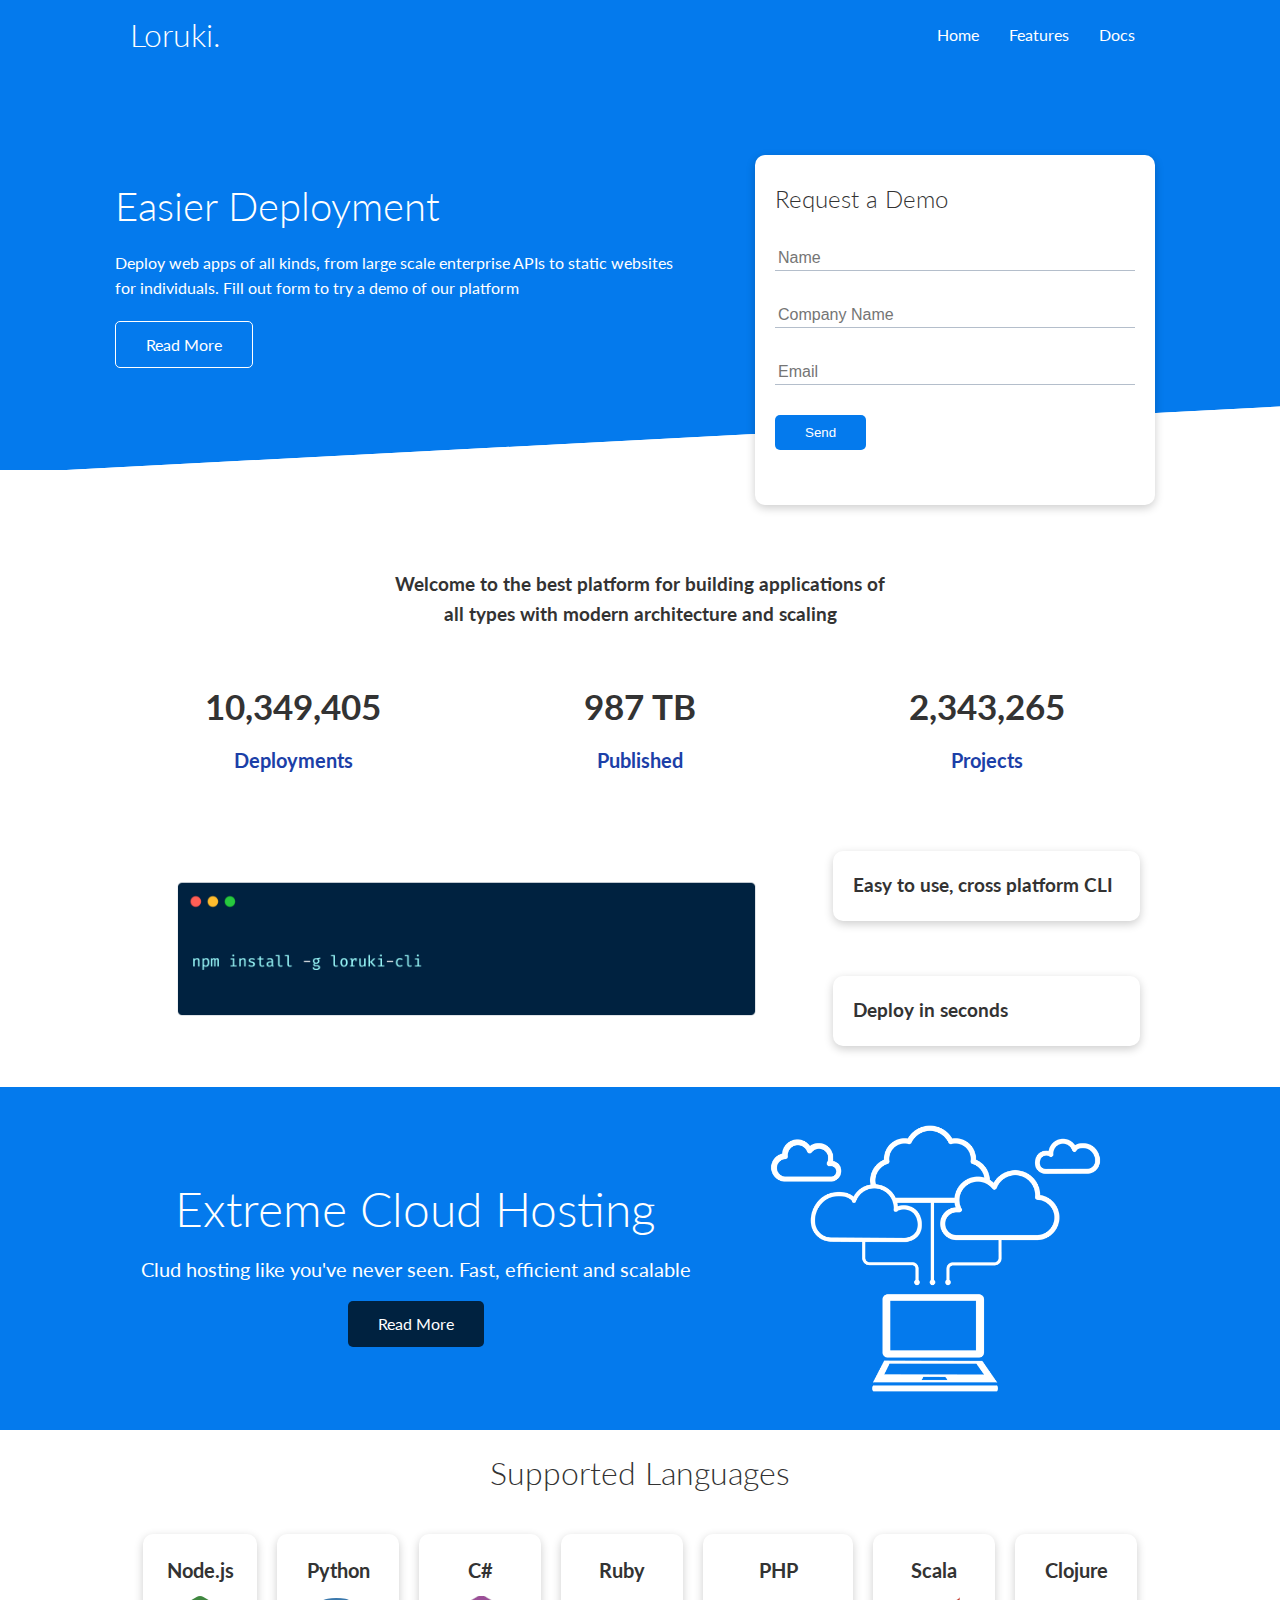
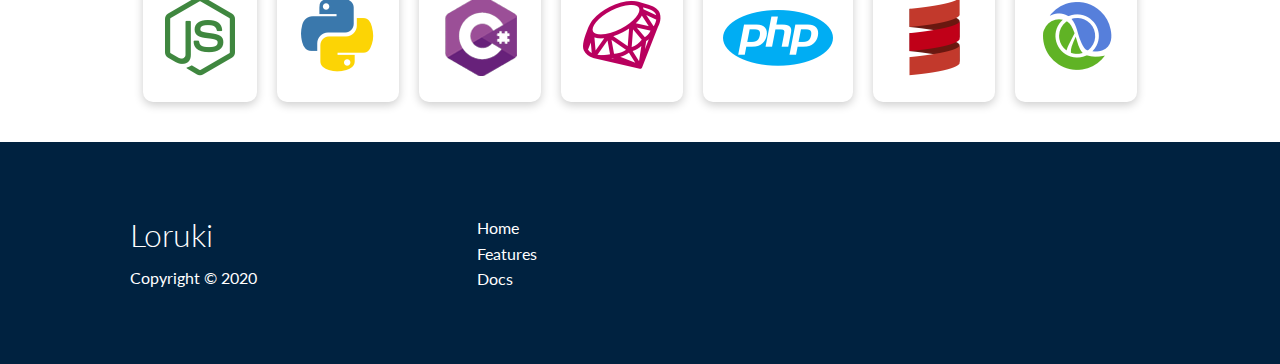
<file: index.html>
<!DOCTYPE html>
<html lang="en">
<head>
    <meta charset="UTF-8">
    <meta name="viewport" content="width=device-width, initial-scale=1.0">
    <title>Loruki | Cloud Hosting For Everyone</title>
    <link rel="stylesheet" href="css/style.css">
    <link rel="stylesheet" href="css/utilities.css">
    <!-- Font Awesome -->
    <link rel="stylesheet" href="https://cdnjs.cloudflare.com/ajax/libs/font-awesome/5.15.1/css/all.min.css" integrity="sha512-+4zCK9k+qNFUR5X+cKL9EIR+ZOhtIloNl9GIKS57V1MyNsYpYcUrUeQc9vNfzsWfV28IaLL3i96P9sdNyeRssA==" crossorigin="anonymous" />
</head>
<body>
    <!-- Navbar -->
    <div class="navbar">
        <div class="container flex">
            <h1 class="logo">Loruki.</h1>
            <nav>
                <ul>
                    <li><a href="index.html">Home</a></li>
                    <li><a href="features.html">Features</a></li>
                    <li><a href="docs.html">Docs</a></li>
                </ul>
            </nav>
        </div>
    </div>

    <!-- Showcase -->
    <section class="showcase">
        <div class="container grid">
            <div class="showcase-text">
                <h1>Easier Deployment</h1>
                <p>Deploy web apps of all kinds, from
                    large scale enterprise APIs to static
                    websites for individuals. Fill out
                    form to try a demo of our platform</p>
                    <a href="features.html" class="btn btn-outline">Read More</a>
            </div>

            <div class="showcase-form card">
                <h2>Request a Demo</h2>
                <form >
                    <div class="form-control">
                        <input type="text" name="name"
                        placeholder="Name" required>
                    </div>
                    <div class="form-control">
                        <input type="text" name="company" placeholder="Company Name" required>
                    </div>
                    <div class="form-control">
                        <input type="text" name="email" placeholder="Email" required>
                    </div>
                    <input type="submit" value="Send" class="btn btn-primary">
                </form>
            </div>
        </div>
    </section>

    <!-- Stats -->
    <section class="stats">
        <div class="container">
            <h3 class="stats-heading text-center my-1">
                Welcome to the best platform for building applications of all types with modern architecture and scaling
            </h3>

            <div class="grid grid-3 text-center my-4">
                <div>
                    <i class="fas fa-server fa-3x"></i>
                    <h3>10,349,405</h3>
                    <p class="text-secondary">Deployments</p>
                </div>
                <div>
                    <i class="fas fa-upload fa-3x"></i>
                    <h3>987 TB</h3>
                    <p class="text-secondary">Published</p>
                </div>
                <div>
                    <i class="fas fa-project-diagram fa-3x"></i>
                    <h3>2,343,265</h3>
                    <p class="text-secondary">Projects</p>
                </div>
            </div>
        </div>
    </section>

    <!-- Cli -->
    <section class="cli">
        <div class="container grid">
            <img src="images/cli.png" alt="">
            <div class="card">
                <h3>Easy to use, cross platform CLI</h3>
            </div>
            <div class="card">
                <h3>Deploy in seconds</h3>
            </div>
        </div>
    </section>


    <!-- Cloud -->
    <section class="cloud bg-primary my-2 py-2">
        <div class="container grid">
            <div class="text-center">
                <h2 class="lg">Extreme Cloud Hosting</h2>
                <p class="lead my-1">Clud hosting like you've never seen. 
                    Fast, efficient and scalable
                </p>
                <a href="features.html" class="btn btn-dark">Read More</a>
            </div>
            <img src="images/cloud.png" alt="">
        </div>
    </section>

    <!-- Languages -->
    <section class="languages">
        <h2 class="md text-center my-2">
            Supported Languages
        </h2>
        <div class="container flex">
            <div class="card">
                <h4>Node.js</h4>
                <img src="images/logos/node.png" alt="">
            </div>
            <div class="card">
                <h4>Python</h4>
                <img src="images/logos/python.png" alt="">
              </div>
              <div class="card">
                <h4>C#</h4>
                <img src="images/logos/csharp.png" alt="">
              </div>
              <div class="card">
                <h4>Ruby</h4>
                <img src="images/logos/ruby.png" alt="">
              </div>
              <div class="card">
                <h4>PHP</h4>
                <img src="images/logos/php.png" alt="">
              </div>
              <div class="card">
                <h4>Scala</h4>
                <img src="images/logos/scala.png" alt="">
              </div>
              <div class="card">
                <h4>Clojure</h4>
                <img src="images/logos/clojure.png" alt="">
              </div>
        </div>
    </section>


    <!-- Footer -->
    <footer class="footer bg-dark py-5">
        <div class="container grid grid-3">
            <div>
                <h1>Loruki</h1>
                <p>Copyright &copy; 2020</p>
            </div>
            <nav>
                <ul>
                    <li><a href="index.html">Home</a></li>
                    <li><a href="features.html">Features</a></li>
                    <li><a href="docs.html">Docs</a></li>
                </ul>
            </nav>
            <div class="social">
                <a href="#"><i class="fab fa-github fa-2x"></i></a>
                <a href="#"><i class="fab fa-facebook fa-2x"></i></a>
                <a href="#"><i class="fab fa-instagram fa-2x"></i></a>
                <a href="#"><i class="fab fa-twitter fa-2x"></i></a>
            </div>
        </div>
    </footer>
</body>
</html>
</file>
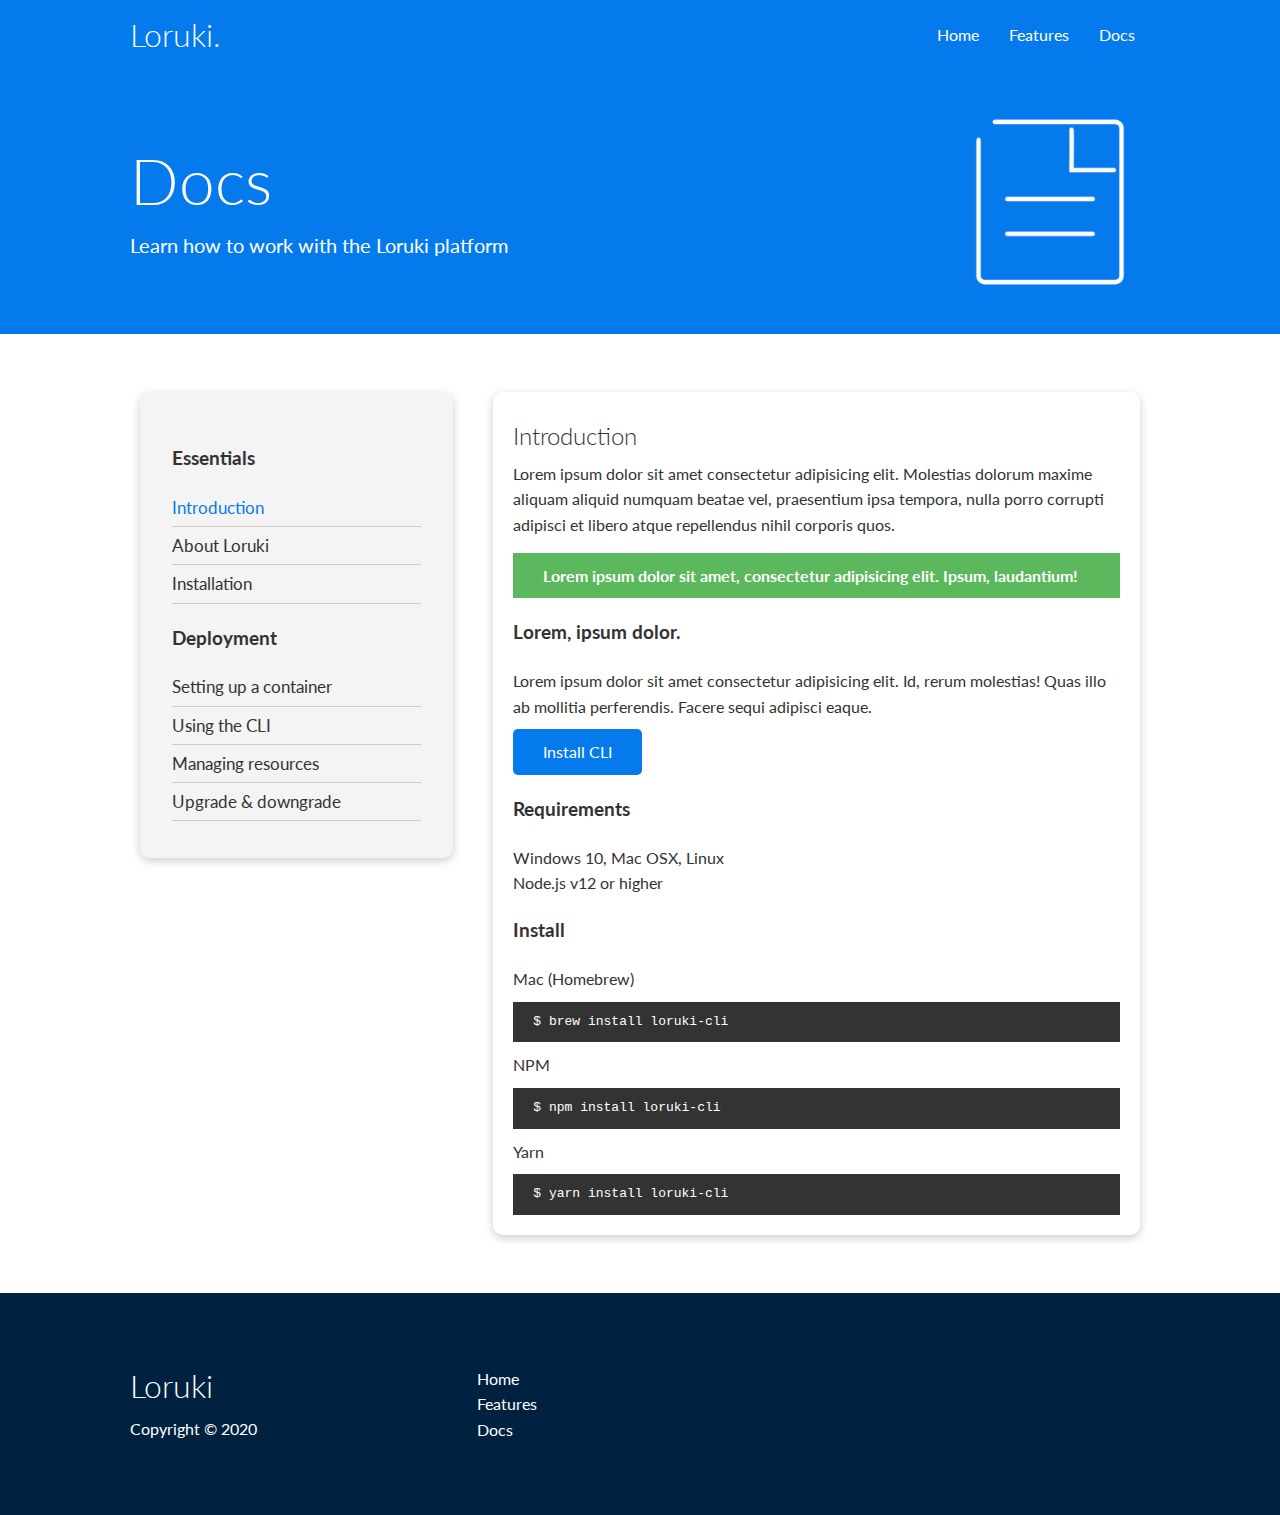
<file: docs.html>
<!DOCTYPE html>
<html lang="en">

<head>
    <meta charset="UTF-8">
    <meta name="viewport" content="width=device-width, initial-scale=1.0">
    <title>Loruki | Cloud Hosting For Everyone</title>
    <link rel="stylesheet" href="css/style.css">
    <link rel="stylesheet" href="css/utilities.css">
    <!-- Font Awesome -->
    <link rel="stylesheet" href="https://cdnjs.cloudflare.com/ajax/libs/font-awesome/5.15.1/css/all.min.css"
        integrity="sha512-+4zCK9k+qNFUR5X+cKL9EIR+ZOhtIloNl9GIKS57V1MyNsYpYcUrUeQc9vNfzsWfV28IaLL3i96P9sdNyeRssA=="
        crossorigin="anonymous" />
</head>

<body>
    <!-- Navbar -->
    <div class="navbar">
        <div class="container flex">
            <h1 class="logo">Loruki.</h1>
            <nav>
                <ul>
                    <li><a href="index.html">Home</a></li>
                    <li><a href="features.html">Features</a></li>
                    <li><a href="docs.html">Docs</a></li>
                </ul>
            </nav>
        </div>
    </div>

    <!-- Head -->
    <section class="docs-head bg-primary py-3">
        <div class="container grid">
            <div>
                <h1 class="xl">Docs</h1>
                <p class="lead">
                    Learn how to work with the Loruki platform
                </p>
            </div>
            <img src="images/docs.png" alt="">
        </div>
    </section>

    <!-- Docs Main -->
    <section class="docs-main my-4">
        <div class="container grid">
            <div class="card bg-light p-3">
                <h3 class="my-2">Essentials</h3>
                <nav>
                    <ul>
                        <li><a class="text-primary" href="#">Introduction</a></li>
                        <li><a href="#">About Loruki</a></li>
                        <li><a href="#">Installation</a></li>
                    </ul>
                </nav>
                <h3 class="my-2">Deployment</h3>
                <nav>
                    <ul>
                        <li><a href="#">Setting up a container</a></li>
                        <li><a href="#">Using the CLI</a></li>
                        <li><a href="#">Managing resources</a></li>
                        <li><a href="#">Upgrade & downgrade</a></li>
                    </ul>
                </nav>
            </div>
            <div class="card">
                <h2>Introduction</h2>
                <p>Lorem ipsum dolor sit amet consectetur adipisicing elit. Molestias dolorum maxime aliquam aliquid numquam beatae vel, praesentium ipsa tempora, nulla porro corrupti adipisci et libero atque repellendus nihil corporis quos.</p>
                <div class="alert alert-success">
                    <i class="fas fa-info"></i> Lorem ipsum dolor sit amet, consectetur adipisicing elit. Ipsum, laudantium!
                </div>
                <h3>Lorem, ipsum dolor.</h3>
                <p>Lorem ipsum dolor sit amet consectetur adipisicing elit. Id, rerum molestias! Quas illo ab mollitia perferendis. Facere sequi adipisci eaque.</p>
                <a href="#" class="btn btn-primary">Install CLI</a>
                <h3>Requirements</h3>
                <ul>
                    <li>Windows 10, Mac OSX, Linux</li>
                    <li>Node.js v12 or higher</li>
                </ul>
                <h3>Install</h3>
                <p>Mac (Homebrew)</p>
                <pre><code>$ brew install loruki-cli</code></pre>
                <p>NPM</p>
                <pre><code>$ npm install loruki-cli</code></pre>
                <p>Yarn</p>
                <pre><code>$ yarn install loruki-cli</code></pre>
            </div>
        </div>
    </section>


    <!-- Footer -->
    <footer class="footer bg-dark py-5">
        <div class="container grid grid-3">
            <div>
                <h1>Loruki</h1>
                <p>Copyright &copy; 2020</p>
            </div>
            <nav>
                <ul>
                    <li><a href="index.html">Home</a></li>
                    <li><a href="features.html">Features</a></li>
                    <li><a href="docs.html">Docs</a></li>
                </ul>
            </nav>
            <div class="social">
                <a href="#"><i class="fab fa-github fa-2x"></i></a>
                <a href="#"><i class="fab fa-facebook fa-2x"></i></a>
                <a href="#"><i class="fab fa-instagram fa-2x"></i></a>
                <a href="#"><i class="fab fa-twitter fa-2x"></i></a>
            </div>
        </div>
    </footer>
</body>

</html>
</file>
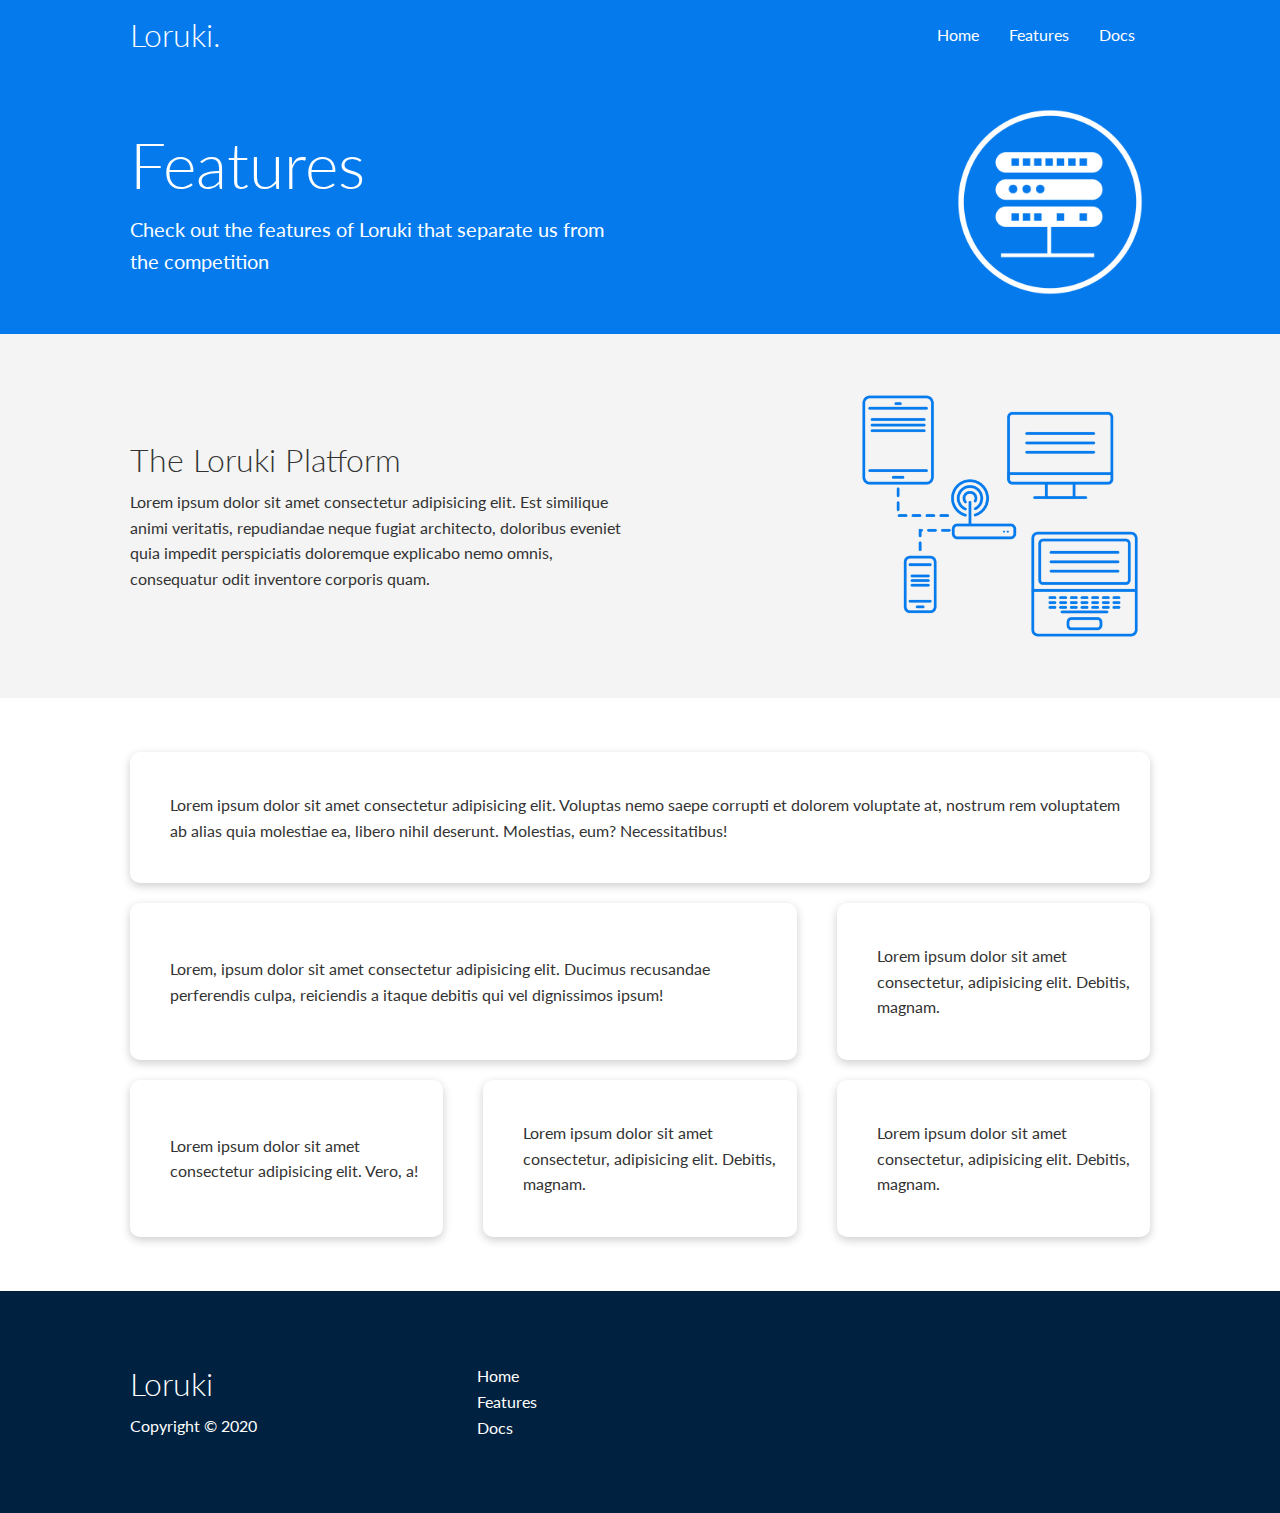
<file: features.html>
<!DOCTYPE html>
<html lang="en">

<head>
    <meta charset="UTF-8">
    <meta name="viewport" content="width=device-width, initial-scale=1.0">
    <title>Loruki | Cloud Hosting For Everyone</title>
    <link rel="stylesheet" href="css/style.css">
    <link rel="stylesheet" href="css/utilities.css">
    <!-- Font Awesome -->
    <link rel="stylesheet" href="https://cdnjs.cloudflare.com/ajax/libs/font-awesome/5.15.1/css/all.min.css"
        integrity="sha512-+4zCK9k+qNFUR5X+cKL9EIR+ZOhtIloNl9GIKS57V1MyNsYpYcUrUeQc9vNfzsWfV28IaLL3i96P9sdNyeRssA=="
        crossorigin="anonymous" />
</head>

<body>
    <!-- Navbar -->
    <div class="navbar">
        <div class="container flex">
            <h1 class="logo">Loruki.</h1>
            <nav>
                <ul>
                    <li><a href="index.html">Home</a></li>
                    <li><a href="features.html">Features</a></li>
                    <li><a href="docs.html">Docs</a></li>
                </ul>
            </nav>
        </div>
    </div>

    <!-- Head -->
    <section class="features-head bg-primary py-3">
        <div class="container grid">
            <div>
                <h1 class="xl">Features</h1>
                <p class="lead">
                    Check out the features of Loruki that separate us from the
                    competition
                </p>
            </div>
            <img src="images/server.png" alt="">
        </div>
    </section>

    <!-- Sub head -->
    <section class="features-sub-head bg-light py-3">
        <div class="container grid">
            <div>
                <h1 class="md">The Loruki Platform</h1>
                <p>
                    Lorem ipsum dolor sit amet consectetur adipisicing elit. Est similique animi veritatis, repudiandae
                    neque fugiat architecto, doloribus eveniet quia impedit perspiciatis doloremque explicabo nemo
                    omnis, consequatur odit inventore corporis quam.
                </p>
            </div>
            <img src="images/server2.png" alt="">
        </div>
    </section>

    <!--  -->
    <section class="features-main my-2">
        <div class="container grid grid-3">
            <div class="card flex">
                <i class="fas fa-server fa-3x"></i>
                <p>Lorem ipsum dolor sit amet consectetur adipisicing elit. Voluptas nemo saepe corrupti et dolorem
                    voluptate at, nostrum rem voluptatem ab alias quia molestiae ea, libero nihil deserunt. Molestias,
                    eum? Necessitatibus!</p>
            </div>
            <div class="card flex">
                <i class="fas fa-network-wired fa-3x"></i>
                <p>
                    Lorem, ipsum dolor sit amet consectetur adipisicing elit. Ducimus
                    recusandae perferendis culpa, reiciendis a itaque debitis qui vel
                    dignissimos ipsum!
                </p>
            </div>
            <div class="card flex">
                <i class="fas fa-laptop-code fa-3x"></i>
                <p>
                    Lorem ipsum dolor sit amet consectetur, adipisicing elit. Debitis,
                    magnam.
                </p>
            </div>
            <div class="card flex">
                <i class="fas fa-database fa-3x"></i>
                <p>
                    Lorem ipsum dolor sit amet consectetur adipisicing elit. Vero, a!
                </p>
            </div>
            <div class="card flex">
                <i class="fas fa-power-off fa-3x"></i>
                <p>
                    Lorem ipsum dolor sit amet consectetur, adipisicing elit. Debitis,
                    magnam.
                </p>
            </div>
            <div class="card flex">
                <i class="fas fa-upload fa-3x"></i>
                <p>
                    Lorem ipsum dolor sit amet consectetur, adipisicing elit. Debitis,
                    magnam.
                </p>
            </div>
        </div>
    </section>

    <!-- Footer -->
    <footer class="footer bg-dark py-5">
        <div class="container grid grid-3">
            <div>
                <h1>Loruki</h1>
                <p>Copyright &copy; 2020</p>
            </div>
            <nav>
                <ul>
                    <li><a href="index.html">Home</a></li>
                    <li><a href="features.html">Features</a></li>
                    <li><a href="docs.html">Docs</a></li>
                </ul>
            </nav>
            <div class="social">
                <a href="#"><i class="fab fa-github fa-2x"></i></a>
                <a href="#"><i class="fab fa-facebook fa-2x"></i></a>
                <a href="#"><i class="fab fa-instagram fa-2x"></i></a>
                <a href="#"><i class="fab fa-twitter fa-2x"></i></a>
            </div>
        </div>
    </footer>
</body>

</html>
</file>
<file: css/style.css>
@import url("https://fonts.googleapis.com/css2?family=Lato:wght@300&display=swap");

:root {
  --primary-color: #047aed;
  --secondary-color: #1c3fa8;
  --dark-color: #002240;
  --light-color: #f4f4f4;
  --success-color: #5cb85c;
  --error-color: #d9534f;
}

* {
  box-sizing: border-box;
  padding: 0;
  margin: 0;
}

body {
  font-family: "Lato", sans-serif;
  color: #333;
  line-height: 1.6;
}

ul {
  list-style-type: none;
}

a {
  text-decoration: none;
  color: #333;
}

h1,
h2 {
  font-weight: 300;
  line-height: 1.2;
  margin: 10px 0;
}

p {
  margin: 10px 0;
}

img {
  width: 100%;
}

code,
pre {
  background: #333;
  color: #fff;
  padding: 10px;
}

/* Navbar */
.navbar {
  background-color: var(--primary-color);
  color: #fff;
  height: 70px;
}

.navbar ul {
  display: flex;
}

.navbar a {
  color: #fff;
  padding: 10px;
  margin: 0 5px;
}

.navbar a:hover {
  border-bottom: 2px #fff solid;
}

.navbar .flex {
  justify-content: space-between;
}
/* Showcase */
.showcase {
  height: 400px;
  background-color: var(--primary-color);
  color: #fff;
  position: relative;
}

.showcase h1 {
  font-size: 40px;
}

.showcase p {
  margin: 20px 0;
}

.showcase .grid {
  overflow: visible;
  grid-template-columns: 55% 45%;
  gap: 30px;
}

.showcase-text {
  animation: slideInFromLeft 1s ease-in;
}

.showcase-form {
  position: relative;
  top: 60px;
  height: 350px;
  width: 400px;
  padding: 40px;
  z-index: 100;
  justify-self: flex-end;
  animation: slideInFromRight 1s ease-in;
}

.showcase-form .form-control {
  margin: 30px 0;
}

.showcase-form input[type="text"],
.showcase-form input[type="email"] {
  border: 0;
  border-bottom: 1px solid #b4becb;
  width: 100%;
  padding: 3px;
  font-size: 16px;
}

.showcase-form input:focus {
  outline: none;
}

.showcase::before,
.showcase::after {
  content: "";
  position: absolute;
  height: 100px;
  bottom: -70px;
  right: 0;
  left: 0;
  background: #fff;
  transform: skewY(-3deg);
  -webkit-transform: skewY(-3deg);
  -moz-transform: skewY(-3deg);
  -ms-transform: skewY(-3deg);
}

/* Stats */
.stats {
  padding-top: 100px;
  animation: slideInFromBottom 1s ease-in;
}

.stats .stats-heading {
  max-width: 500px;
  margin: auto;
}

.stats .grid h3 {
  font-size: 35px;
}

.stats .grid p {
  font-size: 20px;
  font-weight: bold;
}

/* CLI */
.cli .grid {
  grid-template-columns: repeat(3, 1fr);
  grid-template-rows: repeat(2, 1fr);
}

.cli .grid > *:first-child {
  grid-column: 1 / span 2;
  grid-row: 1 / span 2;
}

/* CLoud */
.cloud .grid {
  grid-template-columns: 4fr 3fr;
}

/* Languages */

.languages .flex {
  flex-wrap: wrap;
}

.languages .card {
  text-align: center;
  margin: 18px 10px 40px;
  transition: transform 0.2s ease-in;
}

.languages .card h4 {
  font-size: 20px;
  margin-bottom: 10px;
}

.languages .card:hover {
  transform: translateY(-15px);
}

/* Features */
.features-head img,
.docs-head img {
  width: 200px;
  justify-self: flex-end;
}

.features-sub-head img {
  width: 300px;
  justify-self: flex-end;
}

.features-main .card > i {
  margin-right: 20px;
}

.features-main .grid {
  padding: 30px;
}

.features-main .grid > *:first-child {
  grid-column: 1 / span 3;
}

.features-main .grid > *:nth-child(2) {
  grid-column: 1 / span 2;
}

/* Docs */
.docs-main h3 {
  margin: 20px 0;
}

.docs-main .grid {
  grid-template-columns: 1fr 2fr;
  align-items: flex-start;
}

.docs-main nav li {
  font-size: 17px;
  padding-bottom: 5px;
  margin-bottom: 5px;
  border-bottom: 1px #ccc solid;
}

.docs-main a:hover {
  font-weight: bold;
}

/* Footer */
.footer .social a {
  margin: 0 10px;
}

/* Animations */
@keyframes slideInFromLeft {
  0% {
    transform: translateX(-100%);
  }

  100% {
    transform: translateX(0);
  }
}

@keyframes slideInFromRight {
  0% {
    transform: translateX(100%);
  }

  100% {
    transform: translateX(0);
  }
}

@keyframes slideInFromTop {
  0% {
    transform: translateY(-100%);
  }

  100% {
    transform: translateX(0);
  }
}

@keyframes slideInFromBottom {
  0% {
    transform: translateY(100%);
  }

  100% {
    transform: translateX(0);
  }
}

/* Tablets and under*/
@media (max-width: 768px) {
  .grid,
  .showcase .grid,
  .stats .grid,
  .cli .grid,
  .cloud .grid,
  .features-main .grid,
  .docs-main .grid {
    grid-template-columns: 1fr;
    grid-template-rows: 1fr;
  }

  .showcase {
    height: auto;
  }

  .showcase-text {
    text-align: center;
    margin-top: 40px;
    animation: slideInFromTop 1s ease-in;
  }

  .showcase-form {
    justify-self: center;
    margin: auto;
    animation: slideInFromBottom 1s ease-in;
  }

  .cli .grid > *:first-child {
    grid-column: 1;
    grid-row: 1;
  }

  .features-head,
  .features-sub-head,
  .docs-head {
    text-align: center;
  }

  .features-head img,
  .features-sub-head img,
  .docs-head img {
    justify-self: center;
  }

  .features-main .grid > *:first-child,
  .features-main .grid > *:nth-child(2) {
    grid-column: 1;
  }
}

/* Mobile */
@media (max-width: 500px) {
  .navbar {
    height: 110px;
  }

  .navbar .flex {
    flex-direction: column;
  }

  .navbar ul {
    padding: 10px;
    background-color: rgba(0, 0, 0, 0.1);
  }
}
</file>
<file: css/utilities.css>
.container {
  max-width: 1100px;
  margin: 0 auto;
  overflow: auto;
  padding: 0 40px;
}

.card {
  background-color: #fff;
  color: #333;
  border-radius: 10px;
  box-shadow: 0 3px 10px rgba(0, 0, 0, 0.2);
  padding: 20px;
  margin: 10px;
}

.btn {
  display: inline-block;
  padding: 10px 30px;
  cursor: pointer;
  background: var(--primary-color);
  color: #fff;
  border: none;
  border-radius: 5px;
}

.btn-outline {
  background-color: transparent;
  border: 1px #fff solid;
}

.btn:hover {
  transform: scale(0.98);
}

/* Backgrounds & colored buttons*/
.bg-primary,
.btn-primary {
  background-color: var(--primary-color);
  color: #fff;
}

.bg-secondary,
.btn-secondary {
  background-color: var(--secondary-color);
  color: #fff;
}

.bg-dark,
.btn-dark {
  background-color: var(--dark-color);
  color: #fff;
}

.bg-light,
.btn-light {
  background-color: var(--light-color);
  color: #333;
}

.bg-primary a,
.btn-primary a,
.bg-secondary a,
.btn-secondary a,
.bg-dark a,
.btn-dark a {
  color: #fff;
}

/* Text colors */
.text-primary {
  color: var(--primary-color);
}

.text-secondary {
  color: var(--secondary-color);
}

.text-dark {
  color: var(--dark-color);
}

.text-light {
  color: var(--light-color);
}

/* Text sizes */
.lead {
  font-size: 20px;
}

.sm {
  font-size: 1rem;
}

.md {
  font-size: 2rem;
}

.lg {
  font-size: 3rem;
}

.xl {
  font-size: 4rem;
}

.text-center {
  text-align: center;
}

/* Alert */
.alert {
  background-color: var(--light-color);
  padding: 10px 20px;
  font-weight: bold;
  margin: 15px 0;
}

.alert i {
  margin-right: 10px;
}

.alert-success {
  background-color: var(--success-color);
  color: #fff;
}

.alert-error {
  background-color: var(--error-color);
  color: #fff;
}

.flex {
  display: flex;
  justify-content: center;
  align-items: center;
  height: 100%;
}

.grid {
  display: grid;
  grid-template-columns: repeat(2, 1fr);
  gap: 20px;
  justify-content: center;
  align-items: center;
  height: 100%;
}

.grid-3 {
  grid-template-columns: repeat(3, 1fr);
}

/* Margin */
.my-1 {
  margin: 1rem 0;
}

.my-2 {
  margin: 1.5rem 0;
}

.my-3 {
  margin: 2rem 0;
}

.my-4 {
  margin: 3rem 0;
}

.my-5 {
  margin: 4rem 0;
}

.m-1 {
  margin: 1rem;
}

.m-2 {
  margin: 1.5rem;
}

.m-3 {
  margin: 2rem;
}

.m-4 {
  margin: 3rem;
}

.m-5 {
  margin: 4rem;
}

/* Padding */
.py-1 {
  padding: 1rem 0;
}

.py-2 {
  padding: 1.5rem 0;
}

.py-3 {
  padding: 2rem 0;
}

.py-4 {
  padding: 3rem 0;
}

.py-5 {
  padding: 4rem 0;
}

.p-1 {
  padding: 1rem;
}

.p-2 {
  padding: 1.5rem;
}

.p-3 {
  padding: 2rem;
}

.p-4 {
  padding: 3rem;
}

.p-5 {
  padding: 4rem;
}
</file>
